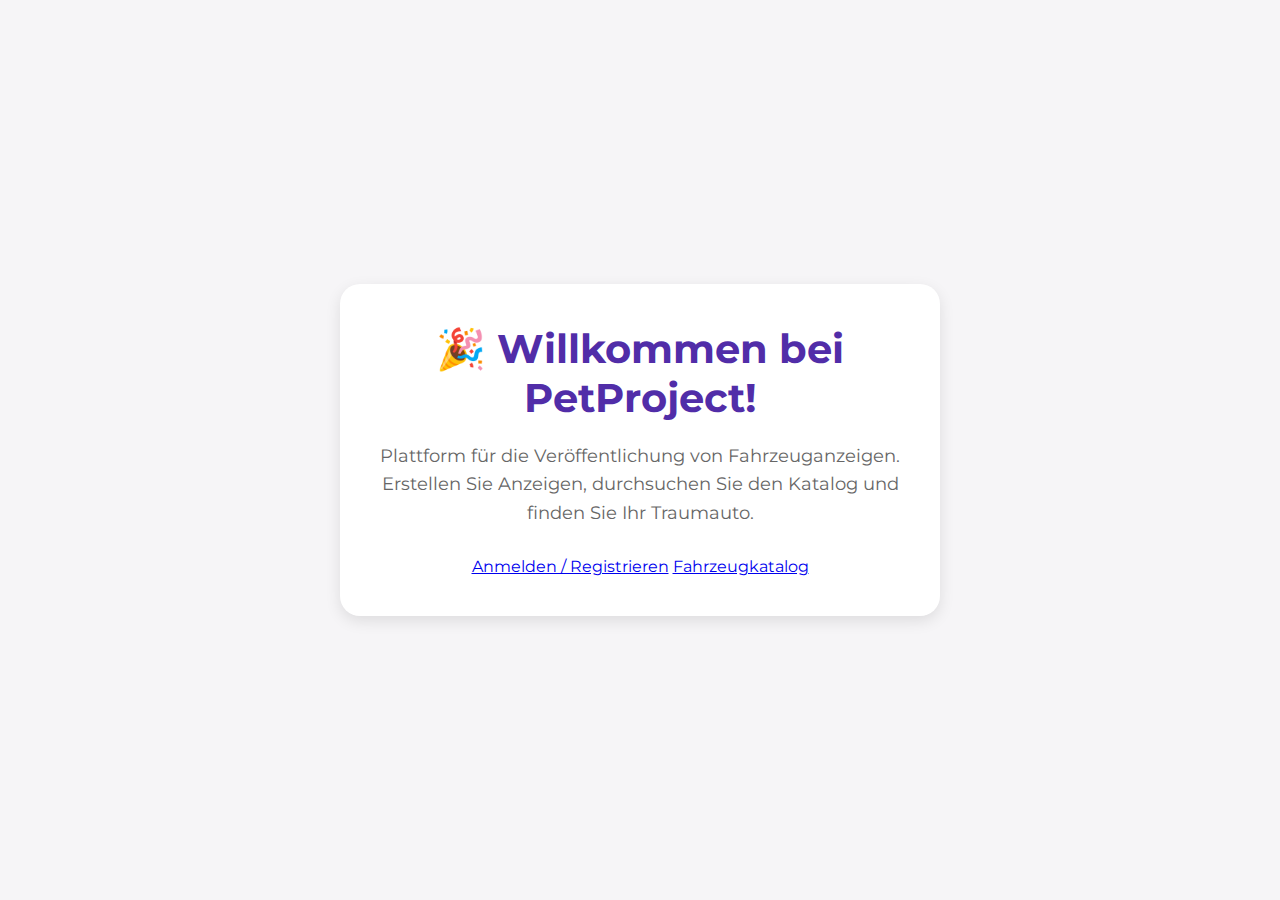
<file: PETPROJECT/index.html>
<!DOCTYPE html>
<html lang="en">
<head>
    <meta charset="UTF-8">
    <meta name="viewport" content="width=device-width, initial-scale=1.0">
    <title>PetProject - Startseite</title>
    <link rel="stylesheet" href="css/main-styles.css">
    <link rel="stylesheet" href="css/index.css">
</head>
<body>
    <div class="welcome-container">
        <h1 class="welcome-title">🎉 Willkommen bei PetProject!</h1>
        <p class="welcome-description">
            Plattform für die Veröffentlichung von Fahrzeuganzeigen.
            Erstellen Sie Anzeigen, durchsuchen Sie den Katalog und finden Sie Ihr Traumauto.
        </p>
        
        <div class="buttons">
            <a href="pages/auth.html" class="btn">Anmelden / Registrieren</a>
            <a href="pages/cars.html" class="btn">Fahrzeugkatalog</a>
        </div>
    </div>
</body>
</html>
</file>
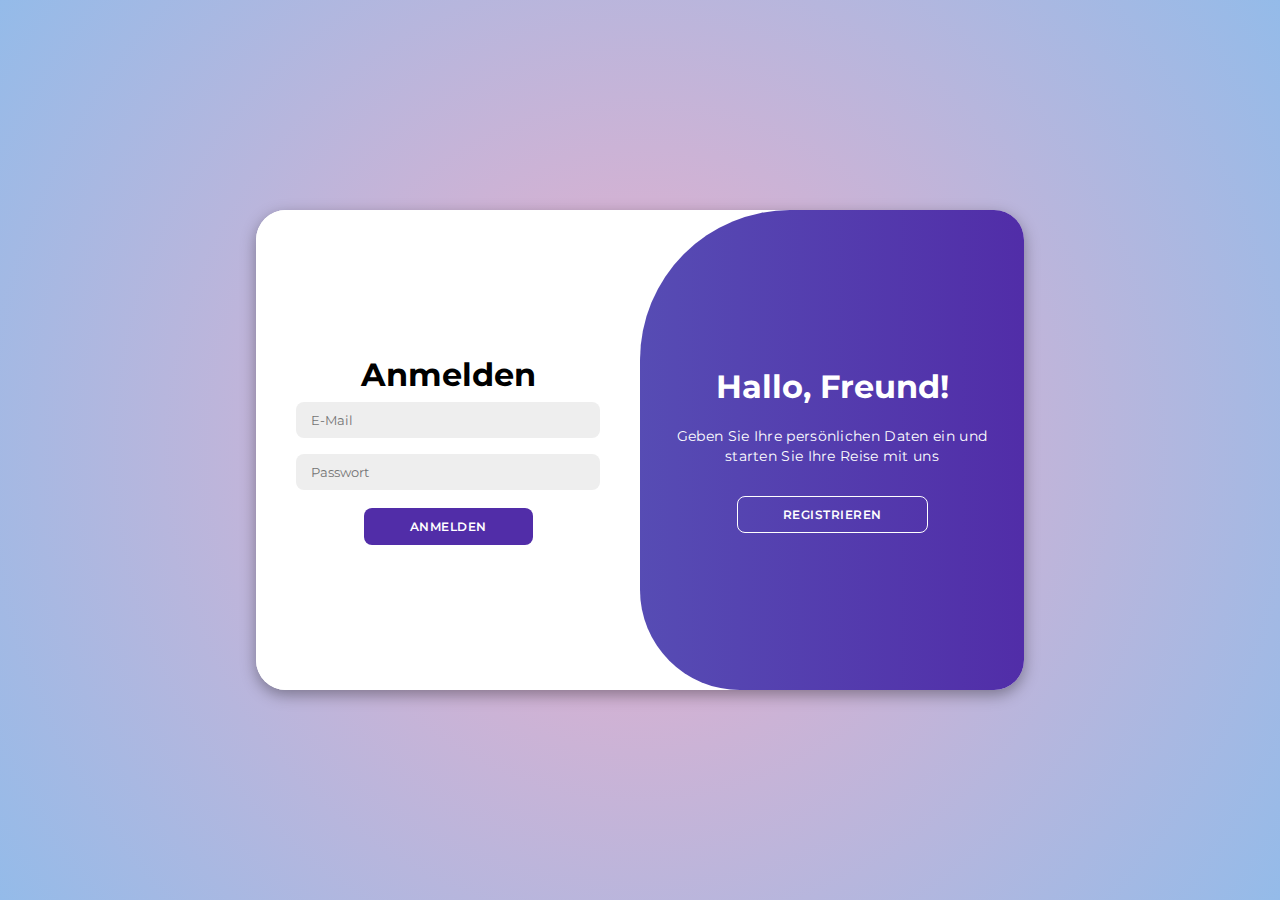
<file: PETPROJECT/pages/admin.html>
<!DOCTYPE html>
<html lang="ru">
<head>
    <meta charset="UTF-8">
    <meta name="viewport" content="width=device-width, initial-scale=1.0">
    <title>Admin-Bereich</title>
    <link rel="stylesheet" href="../css/admin.css">
    <link href="https://fonts.googleapis.com/css2?family=Montserrat:wght@300;400;500;600;700&display=swap" rel="stylesheet">
</head>
<body>
    <div class="admin-container">
        <div class="admin-header">
            <h1>🔧 Admin-Bereich</h1>
            <div class="header-info">
                <span id="adminName">Admin</span>
                <button id="logoutBtn" class="logout-btn">Abmelden</button>
            </div>
        </div>
        
        <div class="admin-navigation">
            <button id="showLogsBtn" class="nav-btn active">Aktivitätsprotokolle</button>
            <button id="showCarsBtn" class="nav-btn">Anzeigenverwaltung</button>
        </div>
        
        <div id="logsSection" class="admin-section">
            <h2>Aktivitätsprotokolle</h2>
            <div id="activityList">
                <!-- Protokolle werden per JavaScript geladen -->
            </div>
        </div>
        
        <div id="carsSection" class="admin-section" style="display: none;">
            <h2>Anzeigenverwaltung</h2>
            <div id="adminCarsGrid" class="cars-grid">
                <!-- Anzeigen werden per JavaScript geladen -->
            </div>
        </div>
    </div>

    <script src="../js/admin.js"></script>
</body>
</html>
</file>
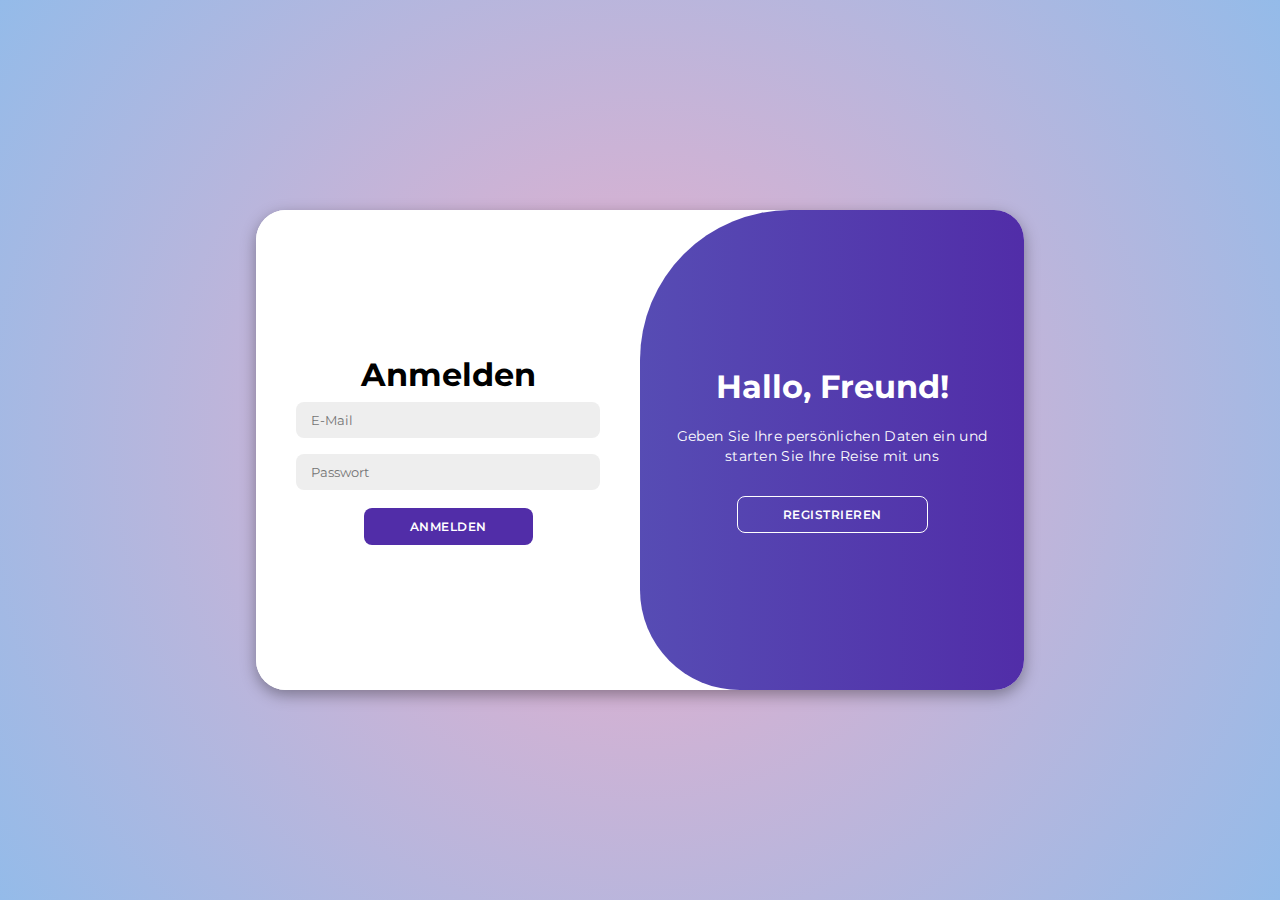
<file: PETPROJECT/pages/auth.html>
<!DOCTYPE html>
<html lang="en">
<head>
    <meta charset="UTF-8">
    <meta name="viewport" content="width=device-width, initial-scale=1.0">
    <title>Anmeldung - PetProject</title>
    <link rel="stylesheet" href="../css/stylepet.css">
</head>
<body>
    <div class="container" id="container">
        <div class="form-container sign-up-container">
            <form id="registerForm">
                <h1>Konto erstellen</h1>
                <input type="text" id="regName" placeholder="Name" required />
                <input type="email" id="regEmail" placeholder="E-Mail" required />
                <input type="password" id="regPassword" placeholder="Passwort" required />
                <button type="submit">Registrieren</button>
            </form>
        </div>
        <div class="form-container sign-in-container">
            <form id="loginForm" autocomplete="off">
                <h1>Anmelden</h1>
                <input type="text" id="loginEmail" name="notanemail" placeholder="E-Mail" required autocomplete="nope" readonly onfocus="this.removeAttribute('readonly'); this.value='';" />
                <input type="password" id="loginPassword" name="notapassword" placeholder="Passwort" required autocomplete="nope" readonly onfocus="this.removeAttribute('readonly'); this.value='';" />
                <button type="submit">Anmelden</button>
            </form>
        </div>
        <div class="overlay-container">
            <div class="overlay">
                <div class="overlay-panel overlay-left">
                    <h1>Willkommen zurück!</h1>
                    <p>Um mit uns in Verbindung zu bleiben, melden Sie sich mit Ihrem persönlichen Konto an</p>
                    <button class="ghost" id="signIn" onclick="toggleForms()">Anmelden</button>
                </div>
                <div class="overlay-panel overlay-right">
                    <h1>Hallo, Freund!</h1>
                    <p>Geben Sie Ihre persönlichen Daten ein und starten Sie Ihre Reise mit uns</p>
                    <button class="ghost" id="signUp" onclick="toggleForms()">Registrieren</button>
                </div>
            </div>
        </div>
    </div>

    <script src="../js/auth.js"></script>
</body>
</html>
</file>
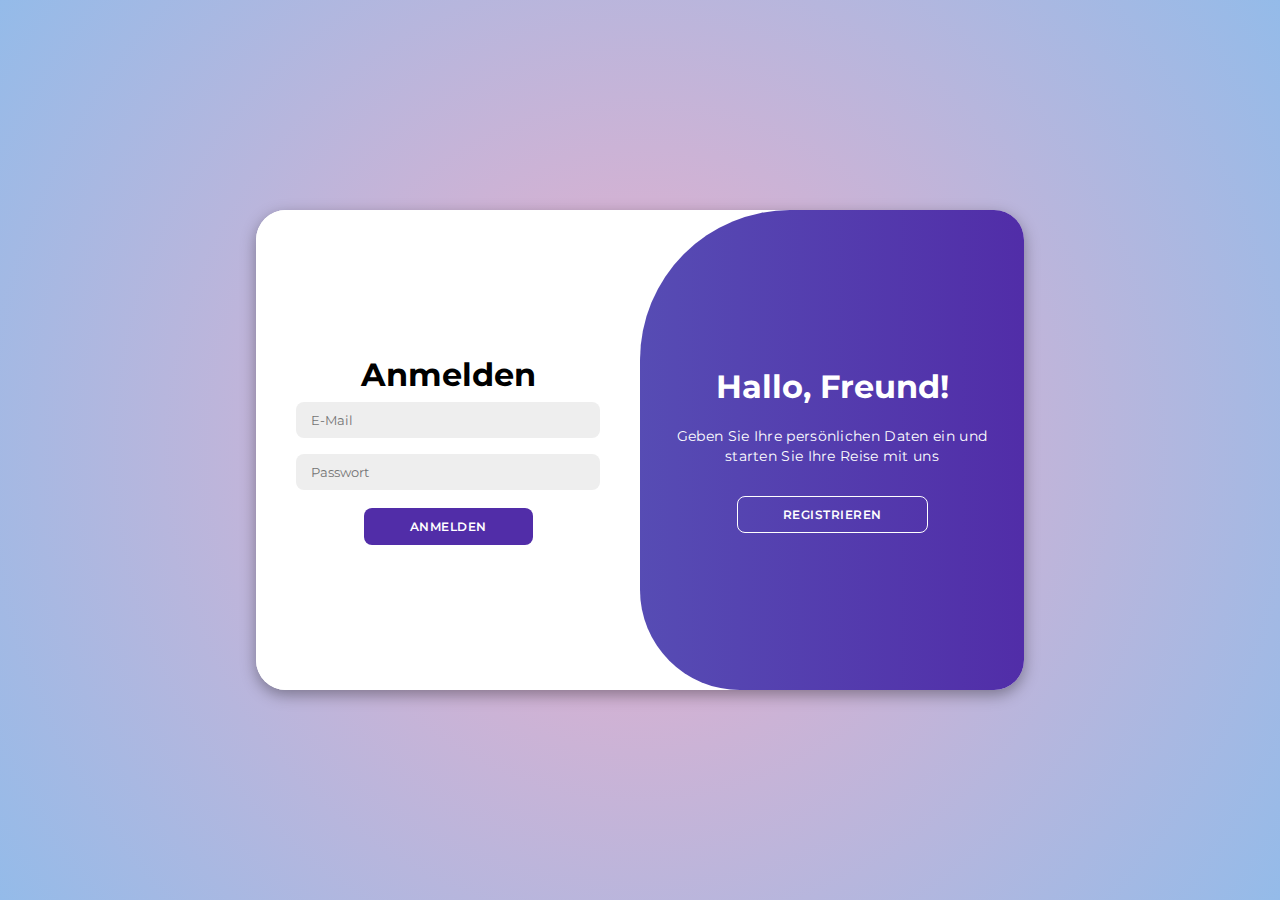
<file: PETPROJECT/pages/profile.html>
<!DOCTYPE html>
<html lang="ru">
<head>
    <meta charset="UTF-8">
    <meta name="viewport" content="width=device-width, initial-scale=1.0">
    <title>Mein Konto</title>
    <link rel="stylesheet" href="../css/profile.css">
    <link href="https://fonts.googleapis.com/css2?family=Montserrat:wght@300;400;500;600;700&display=swap" rel="stylesheet">
</head>
<body>
    <div class="container">
        <header>
            <h1>Mein Konto</h1>
            <div class="header-buttons">
                <button id="catalogBtn" class="btn-secondary">Katalog</button>
                <button id="adminBtn" class="btn-secondary" style="display: none;">Admin-Bereich</button>
                <button id="logoutBtn" class="btn-logout">Abmelden</button>
            </div>
        </header>

        <div class="profile-info">
            <h2 id="userName">Benutzer</h2>
            <p id="userEmail">email@beispiel.de</p>
        </div>

        <div class="profile-section">
            <div class="section-header">
                <h3>Meine Anzeigen</h3>
                <button id="addCarBtn" class="btn-primary">Anzeige erstellen</button>
            </div>
            <div id="myAdsGrid" class="cars-grid">
                <!-- Benutzeranzeigen -->
            </div>
        </div>
    </div>

    <!-- Modal zum Erstellen einer Anzeige -->
    <div id="addCarModal" class="modal">
        <div class="modal-content">
            <span class="close">&times;</span>
            <h2>Fahrzeuganzeige erstellen</h2>
            <form id="addCarForm">
                <div class="form-row">
                    <input type="text" id="carTitle" placeholder="Anzeigentitel" required>
                </div>
                <div class="form-row">
                    <select id="carBrand" required>
                        <option value="">Marke auswählen</option>
                        <option value="Audi">Audi</option>
                        <option value="BMW">BMW</option>
                        <option value="Chevrolet">Chevrolet</option>
                        <option value="Ford">Ford</option>
                        <option value="Honda">Honda</option>
                        <option value="Hyundai">Hyundai</option>
                        <option value="Infiniti">Infiniti</option>
                        <option value="Kia">Kia</option>
                        <option value="Lada">Lada</option>
                        <option value="Lexus">Lexus</option>
                        <option value="Mazda">Mazda</option>
                        <option value="Mercedes-Benz">Mercedes-Benz</option>
                        <option value="Mitsubishi">Mitsubishi</option>
                        <option value="Nissan">Nissan</option>
                        <option value="Opel">Opel</option>
                        <option value="Peugeot">Peugeot</option>
                        <option value="Renault">Renault</option>
                        <option value="Skoda">Skoda</option>
                        <option value="Subaru">Subaru</option>
                        <option value="Suzuki">Suzuki</option>
                        <option value="Toyota">Toyota</option>
                        <option value="Volkswagen">Volkswagen</option>
                        <option value="Volvo">Volvo</option>
                    </select>
                    <input type="text" id="carModel" placeholder="Modell" required>
                </div>
                <div class="form-row">
                    <input type="number" id="carYear" placeholder="Baujahr" min="1990" max="2024" required>
                    <input type="number" id="carPrice" placeholder="Preis" required>
                    <select id="carCurrency" required>
                        <option value="EUR">€ Euro</option>
                        <option value="USD">$ US-Dollar</option>
                        <option value="GBP">£ Britische Pfund</option>
                        <option value="CHF">₣ Schweizer Franken</option>
                        <option value="JPY">¥ Japanische Yen</option>
                        <option value="CNY">¥ Chinesische Yuan</option>
                        <option value="KRW">₩ Südkoreanische Won</option>
                        <option value="CAD">C$ Kanadische Dollar</option>
                        <option value="AUD">A$ Australische Dollar</option>
                        <option value="RUB">₽ Russische Rubel</option>
                        <option value="BRL">R$ Brasilianische Real</option>
                        <option value="INR">₹ Indische Rupien</option>
                        <option value="TRY">₺ Türkische Lira</option>
                        <option value="PLN">zł Polnische Złoty</option>
                        <option value="CZK">Kč Tschechische Kronen</option>
                        <option value="SEK">kr Schwedische Kronen</option>
                        <option value="NOK">kr Norwegische Kronen</option>
                        <option value="DKK">kr Dänische Kronen</option>
                    </select>
                </div>
                <div class="form-row">
                    <input type="number" id="carMileage" placeholder="Kilometerstand (km)" required>
                    <select id="carFuel" required>
                        <option value="">Kraftstoffart</option>
                        <option value="Benzin">Benzin</option>
                        <option value="Diesel">Diesel</option>
                        <option value="Hybrid">Hybrid</option>
                        <option value="Elektro">Elektro</option>
                    </select>
                </div>
                <div class="form-row">
                    <select id="carTransmission" required>
                        <option value="">Getriebe</option>
                        <option value="Schaltgetriebe">Schaltgetriebe</option>
                        <option value="Automatik">Automatik</option>
                        <option value="CVT">CVT-Getriebe</option>
                        <option value="Doppelkupplung">Doppelkupplungsgetriebe</option>
                    </select>
                    <input type="text" id="carColor" placeholder="Farbe" required>
                </div>
                <div class="form-row">
                    <input type="tel" id="carPhone" placeholder="Telefonnummer" required>
                </div>
                <div class="form-row">
                    <textarea id="carDescription" placeholder="Fahrzeugbeschreibung" rows="4" required></textarea>
                </div>
                <div class="form-row">
                    <label for="carImages">Fahrzeugfotos:</label>
                    <input type="file" id="carImages" accept="image/*" multiple>
                    <div id="imagePreview" class="image-preview"></div>
                </div>
                <button type="submit" class="btn-primary">Anzeige erstellen</button>
            </form>
        </div>
    </div>

    <script src="../js/profile.js"></script>
</body>
</html>
</file>
<file: PETPROJECT/css/main-styles.css>
@import url('https://fonts.googleapis.com/css2?family=Montserrat:wght@300;400;500;600;700&display=swap');

* {
    margin: 0;
    padding: 0;
    box-sizing: border-box;
    font-family: 'Montserrat', sans-serif;
}

body {
    background: #f6f5f7;
    min-height: 100vh;
    display: flex;
    align-items: center;
    justify-content: center;
}

/* Контейнер главной страницы */
.main-container {
    text-align: center;
    padding: 30px;
    background: white;
    border-radius: 15px;
    box-shadow: 0 5px 15px rgba(0, 0, 0, 0.05);
    max-width: 500px;
    margin: 50px auto;
    animation: fadeIn 0.6s ease-in-out;
}

/* Анимация появления */
@keyframes fadeIn {
    from {
        opacity: 0;
        transform: translateY(-20px);
    }
    to {
        opacity: 1;
        transform: translateY(0);
    }
}

/* Заголовки */
.main-container h1 {
    color: #333;
    margin-bottom: 20px;
    font-weight: 600;
    font-size: 2rem;
}

.main-container h2 {
    color: #333;
    margin-bottom: 10px;
    font-weight: 500;
    font-size: 1.8rem;
}

/* Информация о пользователе */
.user-info {
    margin-bottom: 30px;
    padding: 20px;
    background: linear-gradient(135deg, #f8f9fa, #e9ecef);
    border-radius: 15px;
    border: 1px solid #dee2e6;
}

.user-info p {
    color: #666;
    font-size: 1.1rem;
    margin: 5px 0;
}

/* Основной текст */
.main-container p {
    font-size: 1.1rem;
    line-height: 1.6;
    color: #555;
    margin: 20px 0;
}

/* Кнопки */
.main-container button {
    background-color: #512da8;
    color: #fff;
    font-size: 14px;
    padding: 12px 30px;
    border: none;
    border-radius: 8px;
    font-weight: 600;
    letter-spacing: 0.5px;
    text-transform: uppercase;
    margin-top: 20px;
    cursor: pointer;
    transition: all 0.3s ease;
    font-family: 'Montserrat', sans-serif;
}

.main-container button:hover {
    background-color: #3f1a8b;
    transform: translateY(-2px);
    box-shadow: 0 4px 12px rgba(81, 45, 168, 0.3);
}

.main-container b.logout-btn {
    background: #e74c3c;
    color: white;
    border: none;
    padding: 12px 24px;
    border-radius: 8px;
    cursor: pointer;
    font-size: 16px;
    font-weight: 500;
    margin-top: 30px;
    width: 100%;
    max-width: 300px;
    margin-left: auto;
    margin-right: auto;
}

.btn-primary {
    background: linear-gradient(135deg, #4CAF50 0%, #45a049 100%);
    color: white;
    border: none;
    padding: 14px 30px;
    border-radius: 30px;
    font-size: 1.1rem;
    font-weight: 600;
    cursor: pointer;
    text-decoration: none;
    transition: all 0.3s ease;
    display: flex;
    align-items: center;
    justify-content: center;
    text-align: center;
    box-shadow: 0 4px 15px rgba(76, 175, 80, 0.3);
    position: relative;
    overflow: hidden;
}

.btn-primary::before {
    content: '🚗';
    margin-right: 10px;
    font-size: 1.2em;
    transition: transform 0.3s ease;
}

.btn-primary:hover {
    background: linear-gradient(135deg, #45a049 0%, #3d8b40 100%);
    transform: translateY(-3px);
    box-shadow: 0 6px 20px rgba(76, 175, 80, 0.4);
}

.btn-primary:active {
    transform: translateY(1px);
}

.btn-secondary {
    background: linear-gradient(135deg, #f8f9fa 0%, #e9ecef 100%);
    color: #333;
    border: 2px solid #e0e0e0;
    padding: 14px 30px;
    border-radius: 30px;
    font-size: 1.1rem;
    font-weight: 600;
    cursor: pointer;
    text-decoration: none;
    transition: all 0.3s ease;
    display: flex;
    align-items: center;
    justify-content: center;
    text-align: center;
    box-shadow: 0 4px 15px rgba(0, 0, 0, 0.05);
    position: relative;
    overflow: hidden;
}

.btn-secondary::before {
    content: '👤';
    margin-right: 10px;
    font-size: 1.2em;
    transition: transform 0.3s ease;
}

.btn-secondary:hover {
    background: linear-gradient(135deg, #ffffff 0%, #f1f3f5 100%);
    border-color: #ced4da;
    transform: translateY(-3px);
    box-shadow: 0 6px 20px rgba(0, 0, 0, 0.1);
}

.btn-secondary:active {
    transform: translateY(1px);
}

/* Анимация при наведении */
@keyframes pulse {
    0% { transform: scale(1); }
    50% { transform: scale(1.05); }
    100% { transform: scale(1); }
}

.btn-primary:hover::before,
.btn-secondary:hover::before {
    animation: pulse 1.5s infinite;
}

/* Адаптивность */
@media (max-width: 768px) {
    .main-container {
        margin: 20px;
        padding: 30px 20px;
        max-width: 90%;
    }
    
    .main-container h1 {
        font-size: 2rem;
    }
    
    .main-container h2 {
        font-size: 1.5rem;
    }
}

@media (max-width: 480px) {
    .main-container {
        padding: 25px 15px;
    }
    
    .main-container h1 {
        font-size: 1.8rem;
    }
    
    .user-info {
        padding: 15px;
    }
}

/* Стили для панели активности */
.activity-section {
    margin: 30px 0;
    padding: 20px;
    background: #f8f9fa;
    border-radius: 15px;
    border: 1px solid #dee2e6;
}

.activity-section h3 {
    color: #512da8;
    margin-bottom: 15px;
    font-size: 1.3rem;
}

.activity-log {
    max-height: 300px;
    overflow-y: auto;
    margin-bottom: 15px;
}

.activity-item {
    background: white;
    border-radius: 8px;
    padding: 12px;
    margin-bottom: 8px;
    border-left: 4px solid #512da8;
    box-shadow: 0 2px 4px rgba(0,0,0,0.1);
}

.activity-header {
    display: flex;
    justify-content: space-between;
    align-items: center;
    margin-bottom: 5px;
}

.action-type {
    font-weight: 600;
    padding: 4px 8px;
    border-radius: 4px;
    font-size: 0.85rem;
}

.login {
    background-color: #d1ecf1;
    color: #0c5460;
}

.logout {
    background-color: #fff3cd;
    color: #856404;
}

.navigation-links {
    margin: 30px 0;
    text-align: center;
}

.nav-link {
    display: inline-block;
    padding: 12px 24px;
    background: #667eea;
    color: white;
    text-decoration: none;
    border-radius: 8px;
    margin: 0 10px;
    transition: all 0.3s cubic-bezier(0.4, 0, 0.2, 1);
    font-weight: 500;
    position: relative;
    overflow: hidden;
}

.nav-link:hover {
    background: #5a6fd8;
    transform: translateY(-2px);
    box-shadow: 0 4px 12px rgba(102, 126, 234, 0.3);
}

.admin-link {
    background: linear-gradient(135deg, #ff6b6b 0%, #ee5a24 100%) !important;
}

.activity-time {
    font-size: 0.8rem;
    color: #6c757d;
}

.activity-details {
    font-size: 0.9rem;
    color: #495057;
}

.refresh-btn {
    background-color: #17a2b8 !important;
    font-size: 12px !important;
    padding: 8px 16px !important;
}

.refresh-btn:hover {
    background-color: #138496 !important;
}
</file>
<file: PETPROJECT/css/index.css>
body {
    background: #f6f5f7;
    font-family: 'Montserrat', sans-serif;
    margin: 0;
    padding: 0;
    min-height: 100vh;
    display: flex;
    align-items: center;
    justify-content: center;
}

.welcome-container {
    max-width: 600px;
    margin: 100px auto;
    text-align: center;
    padding: 40px;
    background: white;
    border-radius: 20px;
    box-shadow: 0 5px 15px rgba(0, 0, 0, 0.1);
}

.welcome-title {
    color: #512da8;
    margin-bottom: 20px;
    font-size: 2.5rem;
}

.welcome-description {
    color: #666;
    margin-bottom: 30px;
    font-size: 1.1rem;
    line-height: 1.6;
}

.action-buttons {
    display: flex;
    gap: 20px;
    justify-content: center;
    flex-wrap: wrap;
}

.action-btn {
    padding: 15px 30px;
    border: none;
    border-radius: 25px;
    font-size: 1rem;
    font-weight: 600;
    text-decoration: none;
    transition: all 0.3s ease;
    box-shadow: 0 4px 15px rgba(0, 0, 0, 0.2);
}

.btn-primary {
    background: linear-gradient(135deg, #667eea 0%, #764ba2 100%);
    color: white;
}

.btn-secondary {
    background: linear-gradient(135deg, #f093fb 0%, #f5576c 100%);
    color: white;
}

.action-btn:hover {
    transform: translateY(-2px);
    box-shadow: 0 6px 20px rgba(0, 0, 0, 0.3);
}
</file>
<file: PETPROJECT/css/admin.css>
* {
    margin: 0;
    padding: 0;
    box-sizing: border-box;
}

body {
    font-family: 'Montserrat', sans-serif;
    background: linear-gradient(135deg, #667eea 0%, #764ba2 100%);
    min-height: 100vh;
    color: #333;
}

.admin-container {
    max-width: 1200px;
    margin: 20px auto;
    padding: 20px;
}

.admin-header {
    display: flex;
    justify-content: space-between;
    align-items: center;
    background: white;
    padding: 20px;
    border-radius: 10px;
    box-shadow: 0 4px 15px rgba(0,0,0,0.1);
    margin-bottom: 30px;
}

.admin-header h1 {
    color: #333;
    font-size: 28px;
    font-weight: 600;
}

.header-info {
    display: flex;
    align-items: center;
    gap: 15px;
}

.admin-navigation {
    display: flex;
    gap: 10px;
    margin-bottom: 30px;
    background: white;
    padding: 15px;
    border-radius: 10px;
    box-shadow: 0 4px 15px rgba(0,0,0,0.1);
}

.nav-btn {
    padding: 12px 24px;
    border: none;
    background: #f8f9fa;
    color: #333;
    border-radius: 8px;
    cursor: pointer;
    font-weight: 500;
    transition: all 0.3s cubic-bezier(0.4, 0, 0.2, 1);
    position: relative;
    overflow: hidden;
}

.nav-btn.active,
.nav-btn:hover {
    background: #667eea;
    color: white;
    transform: translateY(-2px);
    box-shadow: 0 4px 12px rgba(102, 126, 234, 0.3);
}

.admin-section {
    background: white;
    padding: 30px;
    border-radius: 10px;
    box-shadow: 0 4px 15px rgba(0,0,0,0.1);
    margin-bottom: 20px;
}

.admin-section h2 {
    margin-bottom: 25px;
    color: #333;
    font-weight: 600;
    font-size: 24px;
}

.log-item {
    background: #f8f9fa;
    padding: 20px;
    margin-bottom: 15px;
    border-radius: 10px;
    border-left: 4px solid #667eea;
    transition: all 0.3s ease;
}

.log-item:hover {
    transform: translateX(5px);
    box-shadow: 0 4px 15px rgba(0,0,0,0.1);
}

.log-item.login {
    border-left-color: #2ecc71;
}

.log-item.logout {
    border-left-color: #e74c3c;
}

.log-item.car-add {
    border-left-color: #3498db;
}

.log-item.car-delete {
    border-left-color: #e67e22;
}

.log-item.like {
    border-left-color: #e91e63;
}

.log-header {
    display: flex;
    justify-content: space-between;
    align-items: center;
    margin-bottom: 10px;
}

.log-time {
    color: #666;
    font-size: 14px;
}

.log-details {
    color: #777;
    font-size: 14px;
    line-height: 1.5;
}

.cars-grid {
    display: grid;
    grid-template-columns: repeat(auto-fill, minmax(350px, 1fr));
    gap: 20px;
}

.admin-car-card {
    background: white;
    border-radius: 10px;
    overflow: hidden;
    box-shadow: 0 4px 15px rgba(0,0,0,0.1);
    transition: all 0.3s cubic-bezier(0.4, 0, 0.2, 1);
}

.admin-car-card:hover {
    transform: translateY(-5px);
    box-shadow: 0 8px 25px rgba(0,0,0,0.15);
}

.car-image {
    height: 150px;
    background: linear-gradient(45deg, #f0f0f0, #e0e0e0);
    display: flex;
    align-items: center;
    justify-content: center;
    color: #999;
    position: relative;
}

.no-image {
    font-size: 14px;
    color: #999;
}

.car-info {
    padding: 20px;
}

.car-title {
    font-size: 18px;
    font-weight: 600;
    margin-bottom: 10px;
    color: #333;
}

.car-price {
    font-size: 20px;
    color: #667eea;
    font-weight: 700;
    margin-bottom: 15px;
}

.car-details {
    margin-bottom: 15px;
    font-size: 14px;
    color: #666;
}

.car-details div {
    margin-bottom: 5px;
}

.delete-btn {
    background: #e74c3c;
    color: white;
    border: none;
    padding: 10px 20px;
    border-radius: 8px;
    cursor: pointer;
    font-weight: 500;
    transition: all 0.3s cubic-bezier(0.4, 0, 0.2, 1);
}

.delete-btn:hover {
    background: #c0392b;
    transform: translateY(-2px);
    box-shadow: 0 4px 12px rgba(231, 76, 60, 0.3);
}

.logout-btn {
    background: #e74c3c;
    color: white;
    border: none;
    padding: 10px 20px;
    border-radius: 8px;
    cursor: pointer;
    font-weight: 500;
    transition: all 0.3s cubic-bezier(0.4, 0, 0.2, 1);
}

.logout-btn:hover {
    background: #c0392b;
    transform: translateY(-2px);
    box-shadow: 0 4px 12px rgba(231, 76, 60, 0.3);
}

.no-data {
    text-align: center;
    color: #666;
    font-size: 16px;
    padding: 40px;
    background: #f8f9fa;
    border-radius: 10px;
    border: 2px dashed #ddd;
}

.error {
    text-align: center;
    color: #e74c3c;
    font-size: 16px;
    padding: 40px;
    background: #fdf2f2;
    border-radius: 10px;
    border: 2px dashed #e74c3c;
}

.like-count {
    position: absolute;
    bottom: 10px;
    right: 10px;
    background: linear-gradient(135deg, #e74c3c, #c0392b);
    color: white;
    padding: 4px 8px;
    border-radius: 12px;
    font-size: 12px;
    font-weight: bold;
}

@media (max-width: 768px) {
    .admin-container {
        margin: 10px;
        padding: 15px;
    }
    
    .admin-header {
        flex-direction: column;
        gap: 15px;
        text-align: center;
    }
    
    .admin-navigation {
        flex-direction: column;
    }
    
    .cars-grid {
        grid-template-columns: 1fr;
    }
    
    .log-header {
        flex-direction: column;
        align-items: flex-start;
        gap: 5px;
    }
}

.activity-logs {
    background: #f8f9fa;
    padding: 20px;
    border-radius: 15px;
    margin-top: 30px;
}

.log-item {
    background: white;
    padding: 10px;
    margin-bottom: 8px;
    border-radius: 5px;
    font-size: 0.9rem;
}
</file>
<file: PETPROJECT/css/stylepet.css>
@import url('https://fonts.googleapis.com/css2?family=Montserrat:wght@300;400;500;600;700&display=swap');

*{
    margin: 0;
    padding: 0;
    box-sizing: border-box;
    font-family: 'Montserrat', sans-serif;
}

body{
    background: rgb(238,174,202);
    background: radial-gradient(circle, rgba(238,174,202,1) 0%, rgba(148,187,233,1) 100%);
    display: flex;
    align-items: center;
    justify-content: center;
    flex-direction: column;
    height: 100vh;
}

.container{
    background-color: #fff;
    border-radius: 30px;
    box-shadow: 0 5px 15px rgba(0, 0, 0, 0.35);
    position: relative;
    overflow: hidden;
    width: 768px;
    max-width: 100%;
    min-height: 480px;
}

.container p{
    font-size: 14px;
    line-height: 20px;
    letter-spacing: 0.3px;
    margin: 20px 0;
}

.container span{
    font-size: 12px;
}

.container a{
    color: #333;
    font-size: 13px;
    text-decoration: none;
    margin: 15px 0 10px;
}

.container button{
    background-color: #512da8;
    color: #fff;
    font-size: 12px;
    padding: 10px 45px;
    border: 1px solid transparent;
    border-radius: 8px;
    font-weight: 600;
    letter-spacing: 0.5px;
    text-transform: uppercase;
    margin-top: 10px;
    cursor: pointer;
}

.container button.ghost{
    background-color: transparent;
    border-color: #fff;
}

.container form{
    background-color: #fff;
    display: flex;
    align-items: center;
    justify-content: center;
    flex-direction: column;
    padding: 0 40px;
    height: 100%;
}

.container input{
    background-color: #eee;
    border: none;
    margin: 8px 0;
    padding: 10px 15px;
    font-size: 13px;
    border-radius: 8px;
    width: 100%;
    outline: none;
}

.form-container{
    position: absolute;
    top: 0;
    height: 100%;
    transition: all 0.6s ease-in-out;
}

.sign-in-container{
    left: 0;
    width: 50%;
    z-index: 2;
}

.container.active .sign-in-container{
    transform: translateX(100%);
}

.sign-up-container{
    left: 0;
    width: 50%;
    opacity: 0;
    z-index: 1;
}

.container.active .sign-up-container{
    transform: translateX(100%);
    opacity: 1;
    z-index: 5;
    animation: move 0.6s;
}

@keyframes move{
    0%, 49.99%{
        opacity: 0;
        z-index: 1;
    }
    50%, 100%{
        opacity: 1;
        z-index: 5;
    }
}

.social-icons{
    margin: 20px 0;
}

.social-icons a{
    border: 1px solid #ccc;
    border-radius: 20%;
    display: inline-flex;
    justify-content: center;
    align-items: center;
    margin: 0 3px;
    width: 40px;
    height: 40px;
}

.overlay-container{
    position: absolute;
    top: 0;
    left: 50%;
    width: 50%;
    height: 100%;
    overflow: hidden;
    transition: all 0.6s ease-in-out;
    border-radius: 150px 0 0 100px;
    z-index: 1000;
}

.container.active .overlay-container{
    transform: translateX(-100%);
    border-radius: 0 150px 100px 0;
}

.overlay{
    background-color: #512da8;
    height: 100%;
    background: linear-gradient(to right, #5c6bc0, #512da8);
    color: #fff;
    position: relative;
    left: -100%;
    height: 100%;
    width: 200%;
    transform: translateX(0);
    transition: all 0.6s ease-in-out;
}

.container.active .overlay{
    transform: translateX(50%);
}

.overlay-panel{
    position: absolute;
    width: 50%;
    height: 100%;
    display: flex;
    align-items: center;
    justify-content: center;
    flex-direction: column;
    padding: 0 30px;
    text-align: center;
    top: 0;
    transform: translateX(0);
    transition: all 0.6s ease-in-out;
}

.overlay-left{
    transform: translateX(-200%);
}

.container.active .overlay-left{
    transform: translateX(0);
}

.overlay-right{
    right: 0;
    transform: translateX(0);
}

.container.active .overlay-right{
    transform: translateX(200%);
}

/* Стили для JSON контролов */
.json-controls {
    position: fixed;
    top: 20px;
    right: 20px;
    display: flex;
    gap: 10px;
    z-index: 1001;
}

.json-btn {
    background-color: #28a745;
    color: white;
    border: none;
    padding: 8px 15px;
    border-radius: 5px;
    cursor: pointer;
    font-size: 12px;
    font-weight: 500;
    transition: all 0.3s ease;
    box-shadow: 0 2px 5px rgba(0,0,0,0.2);
}

.json-btn:hover {
    background-color: #218838;
    transform: translateY(-2px);
    box-shadow: 0 4px 8px rgba(0,0,0,0.3);
}

.export-btn {
    background-color: #007bff;
}

.export-btn:hover {
    background-color: #0056b3;
}

.import-btn {
    background-color: #ffc107;
    color: #212529;
}

.import-btn:hover {
    background-color: #e0a800;
}
</file>
<file: PETPROJECT/css/profile.css>
* {
    margin: 0;
    padding: 0;
    box-sizing: border-box;
}

body {
    font-family: 'Montserrat', sans-serif;
    background: linear-gradient(135deg, #667eea 0%, #764ba2 100%);
    min-height: 100vh;
    color: #333;
}

.container {
    max-width: 1200px;
    margin: 0 auto;
    padding: 20px;
}

header {
    display: flex;
    justify-content: space-between;
    align-items: center;
    background: white;
    padding: 20px;
    border-radius: 10px;
    box-shadow: 0 4px 15px rgba(0,0,0,0.1);
    margin-bottom: 30px;
}

header h1 {
    color: #333;
    font-weight: 600;
}

.header-buttons {
    display: flex;
    gap: 10px;
}

.btn-primary, .btn-secondary, .btn-logout {
    padding: 10px 20px;
    border: none;
    border-radius: 8px;
    cursor: pointer;
    font-weight: 500;
    transition: all 0.3s cubic-bezier(0.4, 0, 0.2, 1);
    position: relative;
    overflow: hidden;
}

.btn-primary {
    background: #667eea;
    color: white;
}

.btn-primary:hover {
    background: #5a6fd8;
    transform: translateY(-2px);
    box-shadow: 0 4px 12px rgba(102, 126, 234, 0.3);
}

.btn-secondary {
    background: #764ba2;
    color: white;
}

.btn-secondary:hover {
    background: #6a4190;
    transform: translateY(-2px);
    box-shadow: 0 4px 12px rgba(118, 75, 162, 0.3);
}

.btn-logout {
    background: #e74c3c;
    color: white;
}

.btn-logout:hover {
    background: #c0392b;
    transform: translateY(-2px);
    box-shadow: 0 4px 12px rgba(231, 76, 60, 0.3);
}

.profile-info {
    background: white;
    padding: 20px;
    border-radius: 10px;
    box-shadow: 0 4px 15px rgba(0,0,0,0.1);
    margin-bottom: 30px;
    text-align: center;
}

.profile-info h2 {
    color: #333;
    margin-bottom: 5px;
}

.profile-info p {
    color: #666;
}

.profile-tabs {
    display: flex;
    background: white;
    border-radius: 10px;
    box-shadow: 0 4px 15px rgba(0,0,0,0.1);
    margin-bottom: 30px;
    overflow: hidden;
}

.tab-btn {
    flex: 1;
    padding: 15px 20px;
    border: none;
    background: white;
    cursor: pointer;
    font-weight: 500;
    transition: all 0.3s cubic-bezier(0.4, 0, 0.2, 1);
    border-bottom: 3px solid transparent;
    position: relative;
    overflow: hidden;
}

.tab-btn.active {
    background: #f8f9fa;
    border-bottom-color: #667eea;
    color: #667eea;
}

.tab-btn:hover {
    background: #f8f9fa;
}

.profile-section {
    background: white;
    padding: 20px;
    border-radius: 10px;
    box-shadow: 0 4px 15px rgba(0,0,0,0.1);
}

.section-header {
    display: flex;
    justify-content: space-between;
    align-items: center;
    margin-bottom: 20px;
    padding-bottom: 15px;
    border-bottom: 2px solid #eee;
}

.section-header h3 {
    color: #333;
    font-weight: 600;
}

.cars-grid {
    display: grid;
    grid-template-columns: repeat(auto-fill, minmax(350px, 1fr));
    gap: 20px;
}

.car-card {
    background: white;
    border-radius: 10px;
    box-shadow: 0 4px 15px rgba(0,0,0,0.1);
    overflow: hidden;
    transition: all 0.3s cubic-bezier(0.4, 0, 0.2, 1);
    cursor: pointer;
    position: relative;
}

.car-card:hover {
    transform: translateY(-8px);
    box-shadow: 0 8px 25px rgba(0,0,0,0.15);
}

.car-image {
    height: 200px;
    background: linear-gradient(45deg, #f0f0f0, #e0e0e0);
    display: flex;
    align-items: center;
    justify-content: center;
    color: #999;
    font-size: 14px;
    position: relative;
}

.image-count {
    position: absolute;
    top: 10px;
    right: 10px;
    background: rgba(0,0,0,0.7);
    color: white;
    padding: 4px 8px;
    border-radius: 12px;
    font-size: 12px;
    font-weight: bold;
}

.like-btn {
    position: absolute;
    top: 10px;
    right: 10px;
    background: rgba(255,255,255,0.9);
    border: none;
    border-radius: 50%;
    width: 45px;
    height: 45px;
    cursor: pointer;
    display: flex;
    align-items: center;
    justify-content: center;
    font-size: 20px;
    transition: all 0.3s cubic-bezier(0.4, 0, 0.2, 1);
    backdrop-filter: blur(10px);
    z-index: 10;
    box-shadow: 0 2px 8px rgba(0,0,0,0.1);
}

.like-btn:hover {
    background: rgba(255,255,255,0.95);
    transform: scale(1.1);
    box-shadow: 0 4px 15px rgba(0,0,0,0.2);
}

.like-btn.liked {
    color: #e74c3c;
    background: rgba(255,255,255,0.95);
    animation: heartBeat 0.6s ease-out;
}

.like-btn:active {
    animation: heartPulse 0.3s ease-out;
}

@keyframes heartBeat {
    0% { transform: scale(1); }
    14% { transform: scale(1.3); }
    28% { transform: scale(1); }
    42% { transform: scale(1.2); }
    70% { transform: scale(1); }
}

@keyframes heartPulse {
    0% { transform: scale(1); }
    50% { transform: scale(1.4); }
    100% { transform: scale(1.1); }
}

.like-count {
    position: absolute;
    bottom: 10px;
    right: 10px;
    background: linear-gradient(135deg, #e74c3c, #c0392b);
    color: white;
    padding: 6px 10px;
    border-radius: 15px;
    font-size: 12px;
    font-weight: bold;
    z-index: 10;
    box-shadow: 0 2px 8px rgba(231, 76, 60, 0.3);
    backdrop-filter: blur(10px);
    border: 1px solid rgba(255,255,255,0.2);
}

.car-info {
    padding: 20px;
}

.car-title {
    font-size: 18px;
    font-weight: 600;
    margin-bottom: 10px;
    color: #333;
}

.car-price {
    font-size: 20px;
    font-weight: 700;
    color: #667eea;
    margin-bottom: 15px;
}

.car-details {
    display: grid;
    grid-template-columns: 1fr 1fr;
    gap: 8px;
    margin-bottom: 15px;
    font-size: 14px;
    color: #666;
}

.car-description {
    color: #777;
    font-size: 14px;
    margin-bottom: 15px;
    line-height: 1.4;
}

.car-contact {
    display: flex;
    justify-content: space-between;
    align-items: center;
}

.car-author {
    font-size: 12px;
    color: #999;
}

.edit-btn, .delete-btn {
    background: #667eea;
    color: white;
    border: none;
    padding: 5px 10px;
    border-radius: 3px;
    cursor: pointer;
    font-size: 12px;
    margin-left: 5px;
}

.delete-btn {
    background: #e74c3c;
}

.edit-btn:hover {
    background: #5a6fd8;
}

.delete-btn:hover {
    background: #c0392b;
}

/* Модальное окно */
.modal {
    display: none;
    position: fixed;
    z-index: 1000;
    left: 0;
    top: 0;
    width: 100%;
    height: 100%;
    background-color: rgba(0,0,0,0.5);
    backdrop-filter: blur(5px);
    animation: modalFadeIn 0.3s ease-out;
}

@keyframes modalFadeIn {
    from {
        opacity: 0;
        backdrop-filter: blur(0px);
    }
    to {
        opacity: 1;
        backdrop-filter: blur(5px);
    }
}

.modal-content {
    background-color: white;
    margin: 5% auto;
    padding: 30px;
    border-radius: 15px;
    width: 90%;
    max-width: 600px;
    max-height: 80vh;
    overflow-y: auto;
    box-shadow: 0 20px 40px rgba(0,0,0,0.1);
    animation: modalSlideIn 0.3s cubic-bezier(0.4, 0, 0.2, 1);
}

@keyframes modalSlideIn {
    from {
        transform: translateY(-50px);
        opacity: 0;
    }
    to {
        transform: translateY(0);
        opacity: 1;
    }
}

.close {
    color: #aaa;
    float: right;
    font-size: 28px;
    font-weight: bold;
    cursor: pointer;
}

.close:hover {
    color: #333;
}

.modal h2 {
    margin-bottom: 20px;
    color: #333;
}

.form-row {
    display: flex;
    gap: 15px;
    margin-bottom: 15px;
}

.form-row input, .form-row select, .form-row textarea {
    flex: 1;
    padding: 10px;
    border: 1px solid #ddd;
    border-radius: 5px;
    font-size: 14px;
}

.form-row textarea {
    resize: vertical;
    font-family: inherit;
}

.form-row label {
    font-weight: 500;
    margin-bottom: 5px;
    display: block;
    color: #333;
}

.image-preview {
    display: flex;
    gap: 10px;
    flex-wrap: wrap;
    margin-top: 10px;
}

.image-preview img {
    width: 100px;
    height: 100px;
    object-fit: cover;
    border-radius: 5px;
    border: 2px solid #ddd;
}

.image-preview .remove-image {
    position: relative;
    display: inline-block;
}

.image-preview .remove-image::after {
    content: '×';
    position: absolute;
    top: -5px;
    right: -5px;
    background: #e74c3c;
    color: white;
    border-radius: 50%;
    width: 20px;
    height: 20px;
    display: flex;
    align-items: center;
    justify-content: center;
    cursor: pointer;
    font-size: 14px;
    font-weight: bold;
}

/* Стили для детального просмотра */
.car-detail-modal {
    display: block;
    position: fixed;
    z-index: 1000;
    left: 0;
    top: 0;
    width: 100%;
    height: 100%;
    background-color: rgba(0,0,0,0.5);
}

.car-detail-content {
    background-color: white;
    margin: 2% auto;
    padding: 30px;
    border-radius: 10px;
    width: 90%;
    max-width: 800px;
    max-height: 90vh;
    overflow-y: auto;
}

.close-detail {
    color: #aaa;
    float: right;
    font-size: 28px;
    font-weight: bold;
    cursor: pointer;
}

.close-detail:hover {
    color: #333;
}

.car-detail-header {
    display: flex;
    justify-content: space-between;
    align-items: center;
    margin-bottom: 20px;
    padding-bottom: 15px;
    border-bottom: 2px solid #eee;
}

.car-detail-price {
    font-size: 24px;
    font-weight: 700;
    color: #667eea;
}

.car-detail-images {
    margin-bottom: 30px;
}

.main-image {
    margin-bottom: 15px;
}

.main-image img {
    width: 100%;
    max-height: 400px;
    object-fit: cover;
    border-radius: 10px;
}

.thumbnail-images {
    display: flex;
    gap: 10px;
    overflow-x: auto;
}

.thumbnail-images img {
    width: 80px;
    height: 80px;
    object-fit: cover;
    border-radius: 5px;
    cursor: pointer;
    border: 2px solid transparent;
    transition: border-color 0.3s ease;
}

.thumbnail-images img:hover {
    border-color: #667eea;
}

.no-image {
    height: 200px;
    background: linear-gradient(45deg, #f0f0f0, #e0e0e0);
    display: flex;
    align-items: center;
    justify-content: center;
    color: #999;
    border-radius: 10px;
}

.car-detail-info {
    display: grid;
    gap: 30px;
}

.car-detail-specs h3,
.car-detail-description h3,
.car-detail-contact h3 {
    margin-bottom: 15px;
    color: #333;
    font-weight: 600;
}

.specs-grid {
    display: grid;
    grid-template-columns: repeat(auto-fit, minmax(200px, 1fr));
    gap: 10px;
}

.specs-grid div {
    padding: 10px;
    background: #f8f9fa;
    border-radius: 5px;
}

.car-detail-description p {
    line-height: 1.6;
    color: #666;
}

.contact-info {
    display: grid;
    grid-template-columns: repeat(auto-fit, minmax(200px, 1fr));
    gap: 15px;
}

.contact-info div {
    padding: 15px;
    background: #f8f9fa;
    border-radius: 5px;
}

@media (max-width: 768px) {
    .header-buttons {
        flex-direction: column;
        gap: 5px;
    }
    
    .cars-grid {
        grid-template-columns: 1fr;
    }
    
    .form-row {
        flex-direction: column;
    }
    
    .profile-tabs {
        flex-direction: column;
    }
    
    .car-detail-header {
        flex-direction: column;
        align-items: flex-start;
        gap: 15px;
    }
    
    .specs-grid,
    .contact-info {
        grid-template-columns: 1fr;
    }
}
</file>
